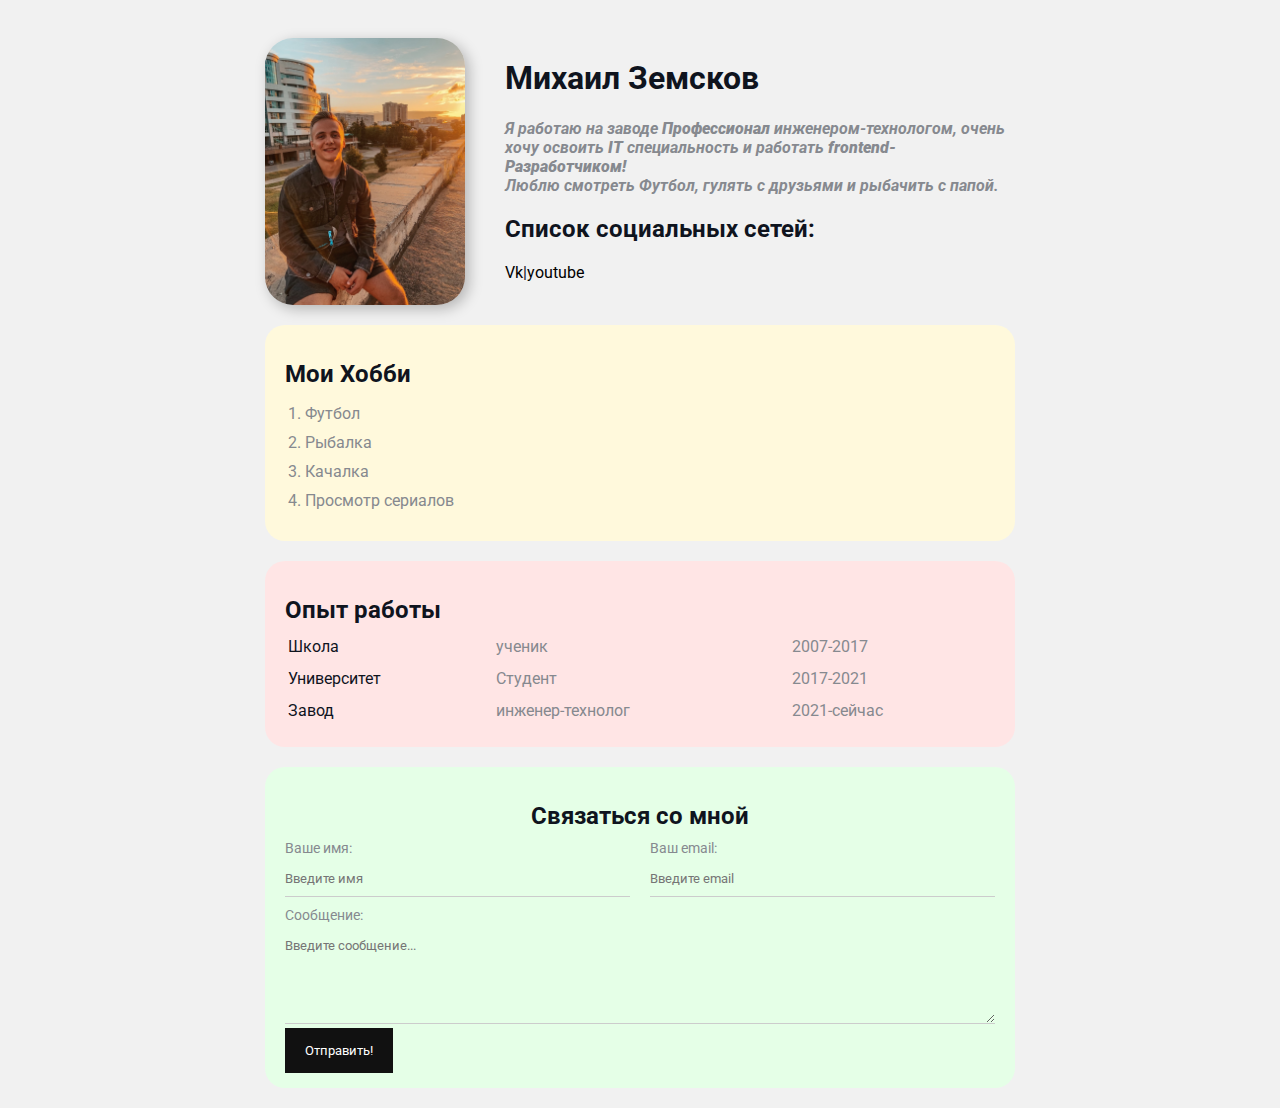
<file: index.html>
<!DOCTYPE html>
<html lang="en">
<head>
    <meta charset="UTF-8">
    <meta http-equiv="X-UA-Compatible" content="IE=edge">
    <meta name="viewport" content="width=device-width, initial-scale=1.0">
    <meta name="keywords" content="mihail, resume">
    <meta name="description" content="Это сайт - резюме Михаила Земскова">
    <link rel="stylesheet" href="style.css">
    <title>Mihail Zemskov Resume</title>
</head>

<body>
    <div class="container">

    <div class="info">
        <img src="avatar.jpg" alt="Михаил Земсков" class="avatar">

        <div class="info-text">
            <h1>Михаил Земсков</h1>
            <p>Я работаю на заводе <strong>Профессионал</strong> инженером-технологом, <em>очень</em> хочу освоить
                <strong>IT</strong> специальность и работать <strong>frontend-Разработчиком!</strong>
            </p>
            <p>Люблю смотреть <em>Футбол</em>, гулять с <em>друзьями</em> и рыбачить с <em>папой</em>.</p>
            <h2>Список социальных сетей:</h2>
            <a href="https://vk.com/mishkapodmishka" target="_blank">Vk</a>|<a href="https://www.youtube.com/account"
                target="_blank">youtube</a>
        </div>
    </div>

    <div class="card bg-yellow">
        <h2>Мои Хобби</h2>

        <ol class="list">
            <li>Футбол</li>
            <li>Рыбалка</li>
            <li>Качалка</li>
            <li>Просмотр сериалов</li>
        </ol>
    </div>

    <div class="card bg-red">
        <h2>Опыт работы</h2>
        <table class="table">
            <!-- <thead>
            <tr>
                <th>Название</th>
                <th>Должность</th>
                <th>Год</th>
             </tr>
              </thead> -->
            <tbody>
                <tr>
                    <td>Школа</td>
                    <td>ученик</td>
                    <td>2007-2017</td>
                </tr>
                <tr>
                    <td>Университет</td>
                    <td>Студент</td>
                    <td>2017-2021</td>
                </tr>
                <tr>
                    <td>Завод</td>
                    <td>инженер-технолог</td>
                    <td>2021-сейчас</td>
                </tr>
            </tbody>
        </table>
    </div>

    <div class="card bg-green ">

        <form action="/" class="form">
            <h2>Связаться со мной</h2>

            <div class="form-row">

                <div class="form-group">
                    <label for="name">Ваше имя:</label>
                    <input type="text" id="name" placeholder="Введите имя">
                </div>

                <div class="form-group">
                    <label for="email">Ваш email:</label>
                    <input type="email" id="email" placeholder="Введите email">
                </div>
            </div>

            <div class="form-group">
                <label for="message">Сообщение:</label>
                <textarea id="message" cols="25" rows="5" placeholder="Введите сообщение..."></textarea>
            </div>
            <input class="btn" type="submit" value="Отправить!">
        </form>
    </div>

</div>
</body>

</html>
</file>
<file: style.css>
@import url('https://fonts.googleapis.com/css2?family=Libre+Bodoni:wght@500&family=Roboto&display=swap');

body {
    /* font-family: Verdana, Geneva, Tahoma, sans-serif; */
    font-family: "Roboto", sans-serif;
    font-size: 16px;
    font-weight: normal;
    color: #0f141e;
    background: #f1f1f1
}

a{
    color: #000;
    text-decoration: none;
}

a:hover {
    text-decoration: underline;
}

a:active {
    color: blue;
}

a:visited {
    color: grey;
}

.container {
    max-width: 750px;
    margin: auto;
    padding-top: 30px;
}

.avatar {
    width: 200px;
    border-radius: 28px;
    box-shadow: 4px 4px 14px rgba(0, 0, 0, 0.25);
}

.info {
    margin-bottom: 20px;
    display: flex;
}

.info-text {
    margin-left: 40px;
}

.info-text p {
    font-style: italic;
    font-weight: bold;
    color: #86898f;
    margin: 0;
}

.info-text h4 {
    margin-bottom: 10px;
}

@media (max-width:650px) {
    .info {
        display: block;
        text-align: center;
    }   
}

.card {
    border-radius: 20px;
    padding: 15px 20px;
    margin-bottom: 20px;
}

.card h2 {
    margin-bottom: 10px;
}

.bg-yellow {
   
    background: #fff9dc;
}

.bg-red {
   
    background: #ffe5e5;
}

.bg-green {
   
    background: #e5ffe7;
}

.btn {
    background: #111;
    padding: 15px 20px;
    color: #fff;
    border: none;
    font-family:inherit ;
    cursor: pointer;
}

.btn:hover {
    opacity: 0.8;
}

.list {
   padding: 0 20px;
}

.list li {
    color: #86898f;
    margin-bottom: 10px;
}

.table {
    width: 100%;
}

.table td {
    padding-bottom: 10px;
}

.table td:nth-child(2),
.table td:nth-child(3) {
    color: #86898f;
}

.form h2 {
   text-align: center; 
}

.form-row {
    margin-bottom: 10px;
    display: flex;
}

.form-row .form-group {
    margin-right: 20px;
    width: 50%;
    /* display: inline-block; */
    /* width: calc(50%-20px); */
}

.form-row .form-group:last-child {
    margin-right:0 ;
}

@media (max-width: 650px) {
    .form-row {
        display: block;
    }

    .form-row .form-group {
        width: 100%;
        margin-right: 0;
        margin-bottom: 10px;
    }
}

.form-group label {
    display: block;
    font-size: 14px;
    color: #86898f;
}

.form-group input,
.form-group textarea {
    width: 100%;
    box-sizing: border-box ;
    border: none;
    background: transparent;
    border-bottom: 1px solid #ccc;
    color: #000;
    padding: 15px 0 10px;
    outline: none;
    font-family: inherit;
}
</file>
